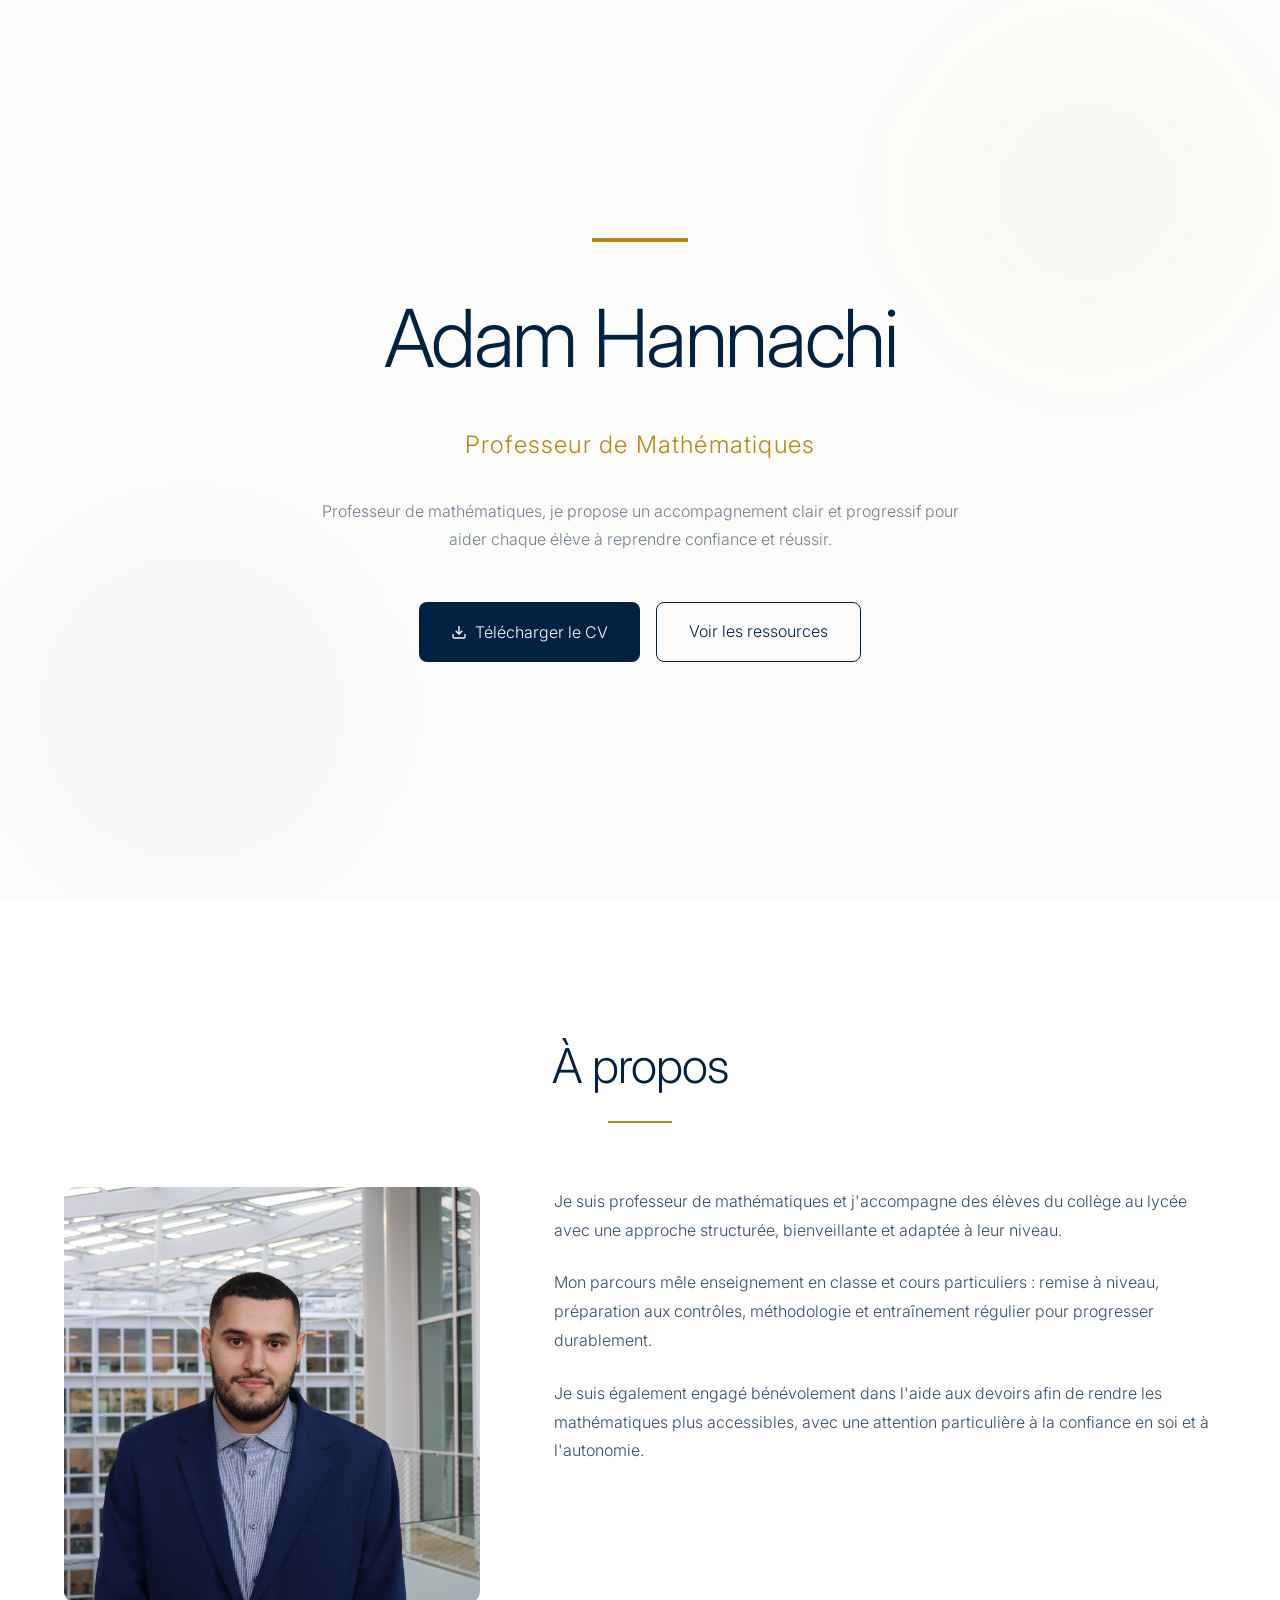
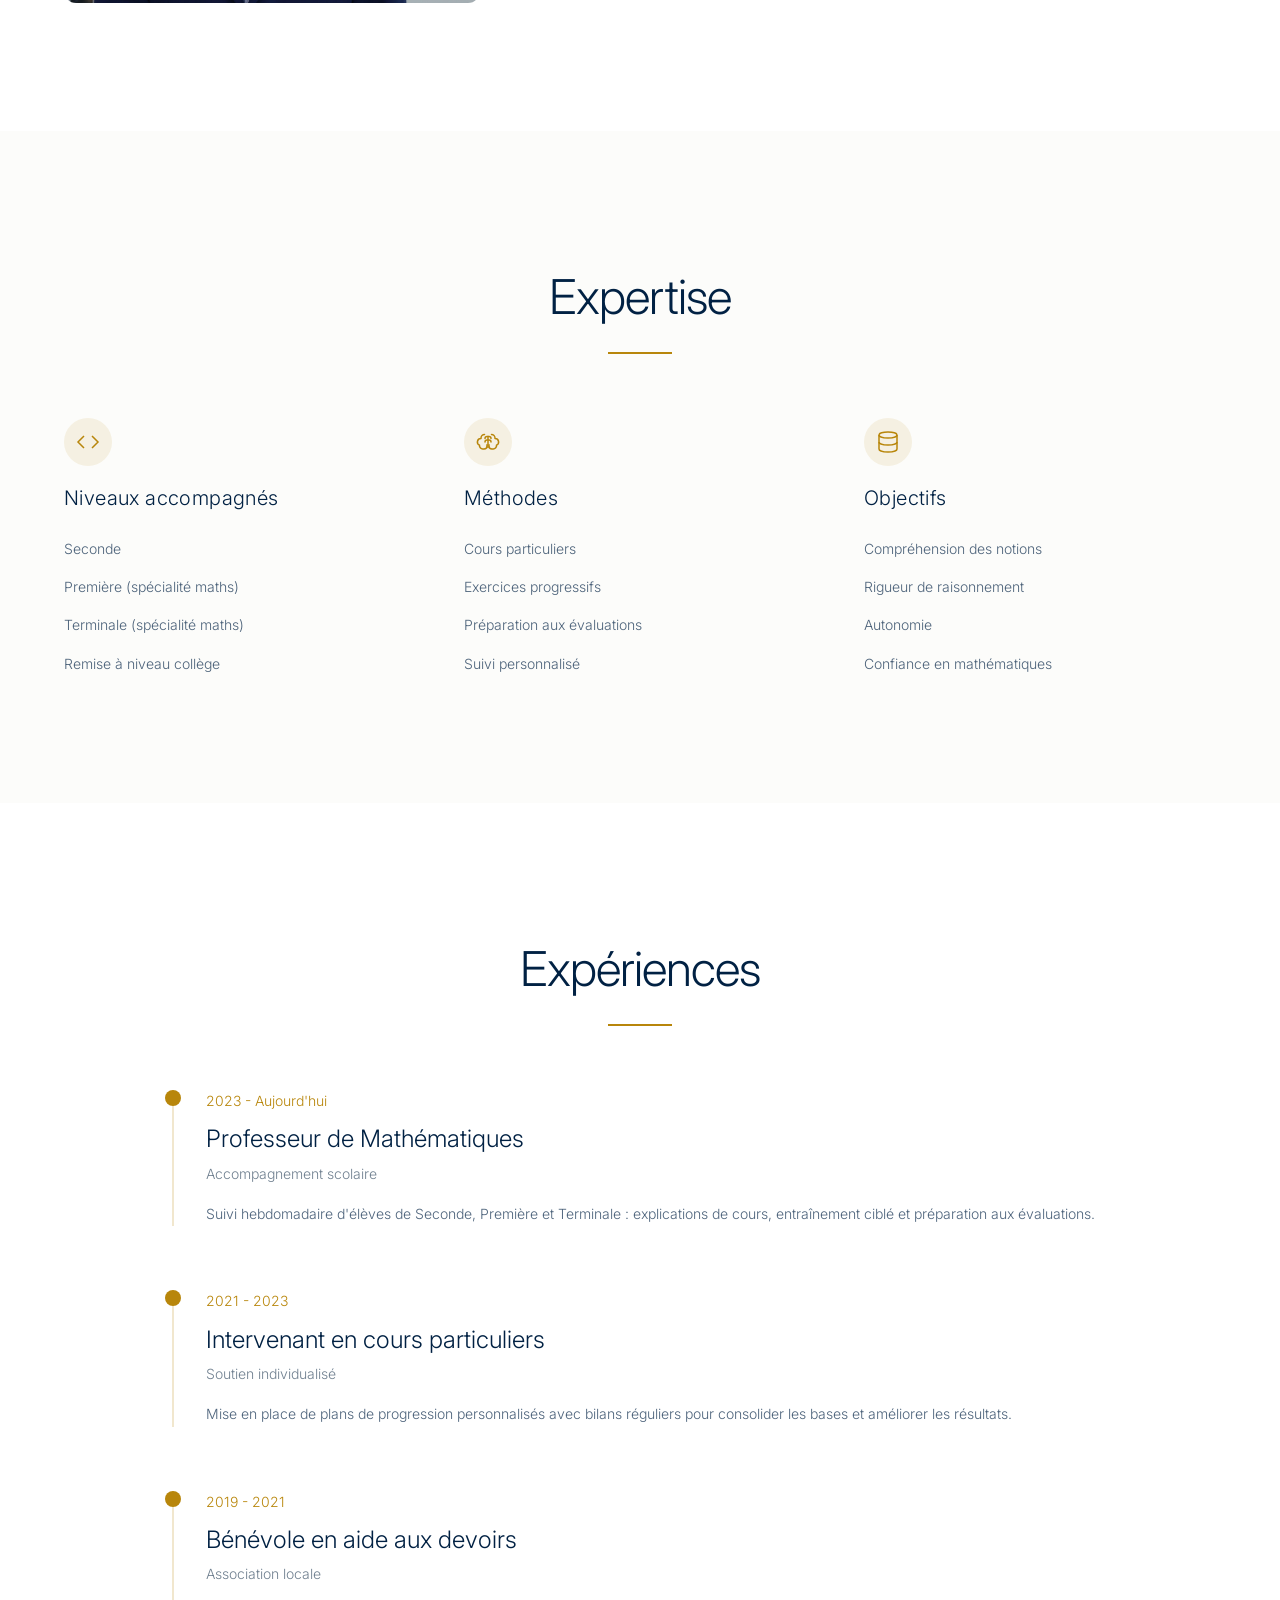
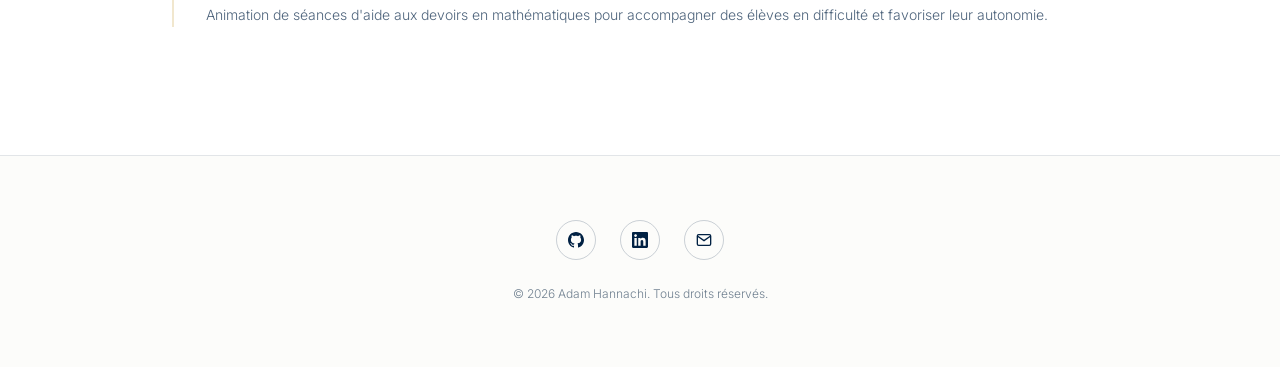
<file: index.html>
<!DOCTYPE html>
<html lang="fr">
<head>
    <meta charset="UTF-8">
    <meta name="viewport" content="width=device-width, initial-scale=1.0">
    <title>Adam Hannachi - Professeur de Mathématiques</title>
    <link rel="stylesheet" href="css/style.css">
    <link rel="preconnect" href="https://fonts.googleapis.com">
    <link rel="preconnect" href="https://fonts.gstatic.com" crossorigin>
    <link href="https://fonts.googleapis.com/css2?family=Inter:wght@300;400;500&display=swap" rel="stylesheet">
</head>
<body>
    <div id="app"></div>
    <script type="module" src="js/renderHome.js"></script>
</body>
</html>
</file>
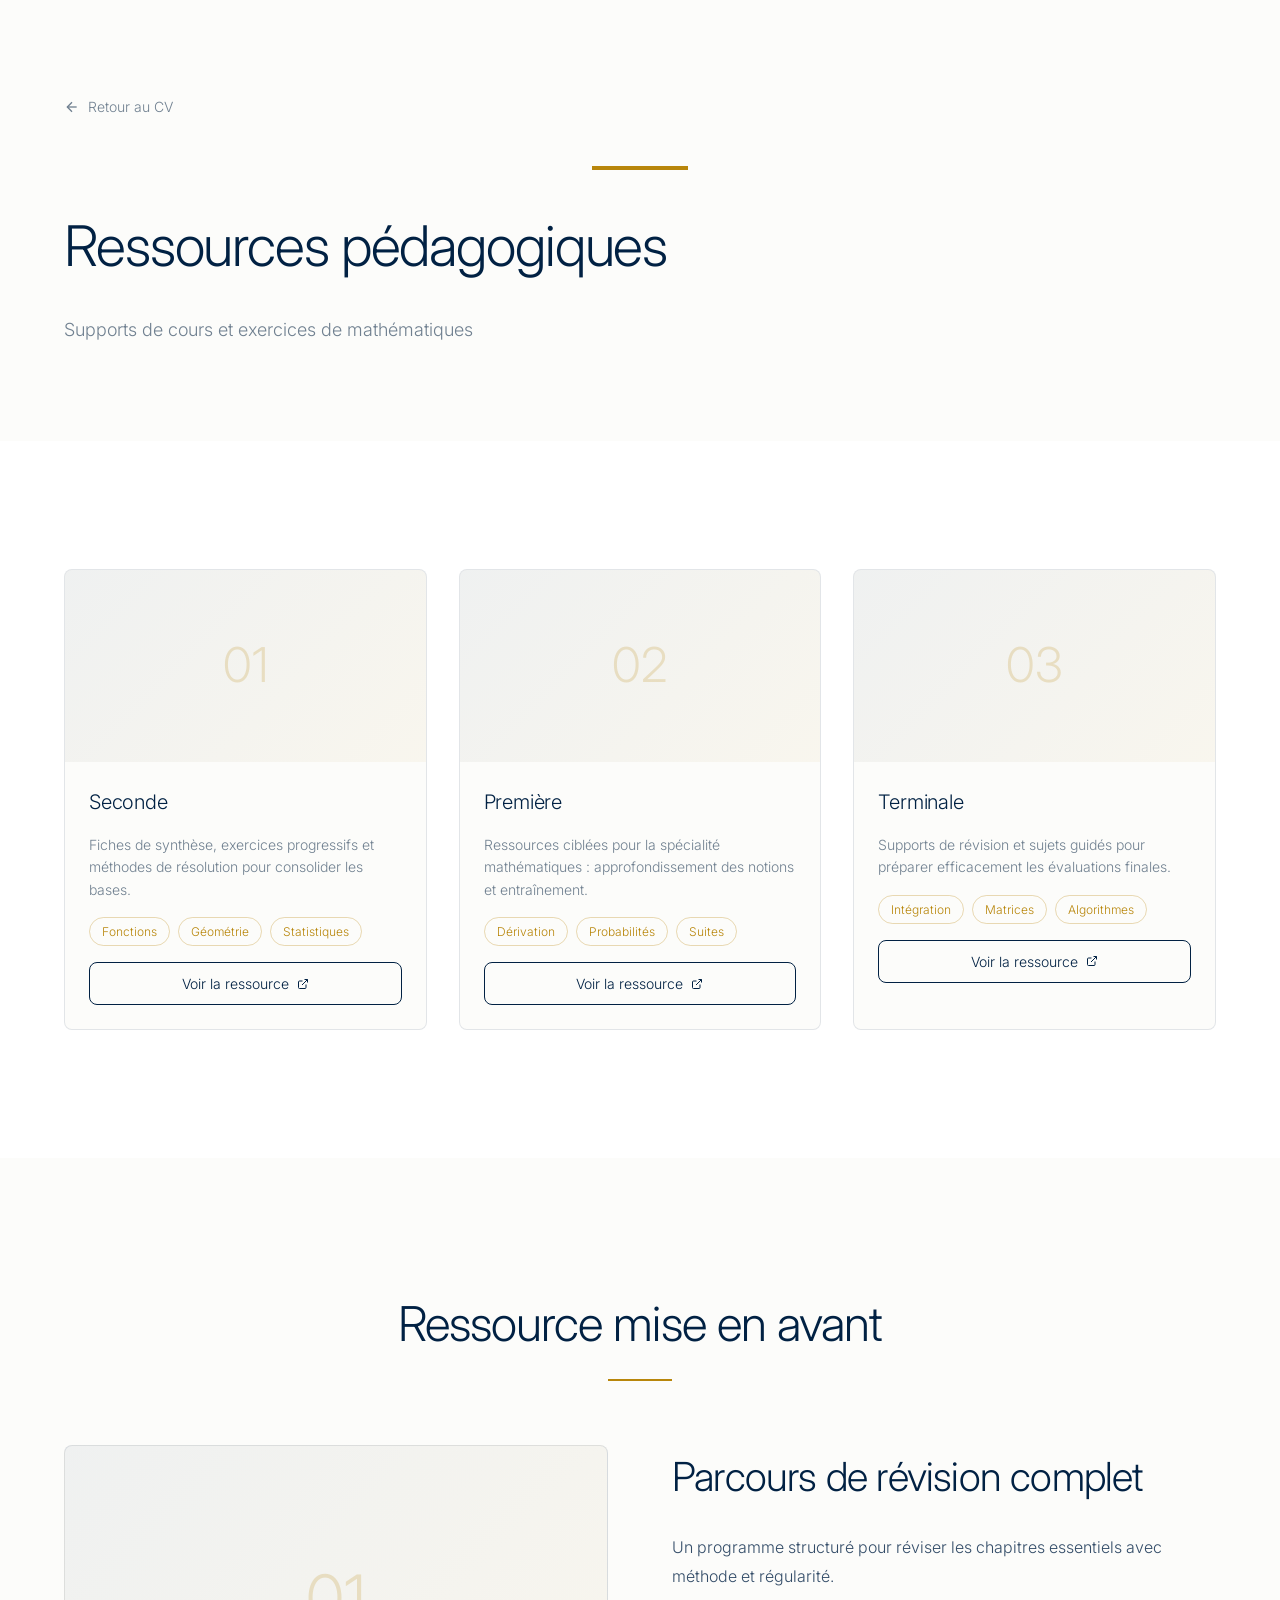
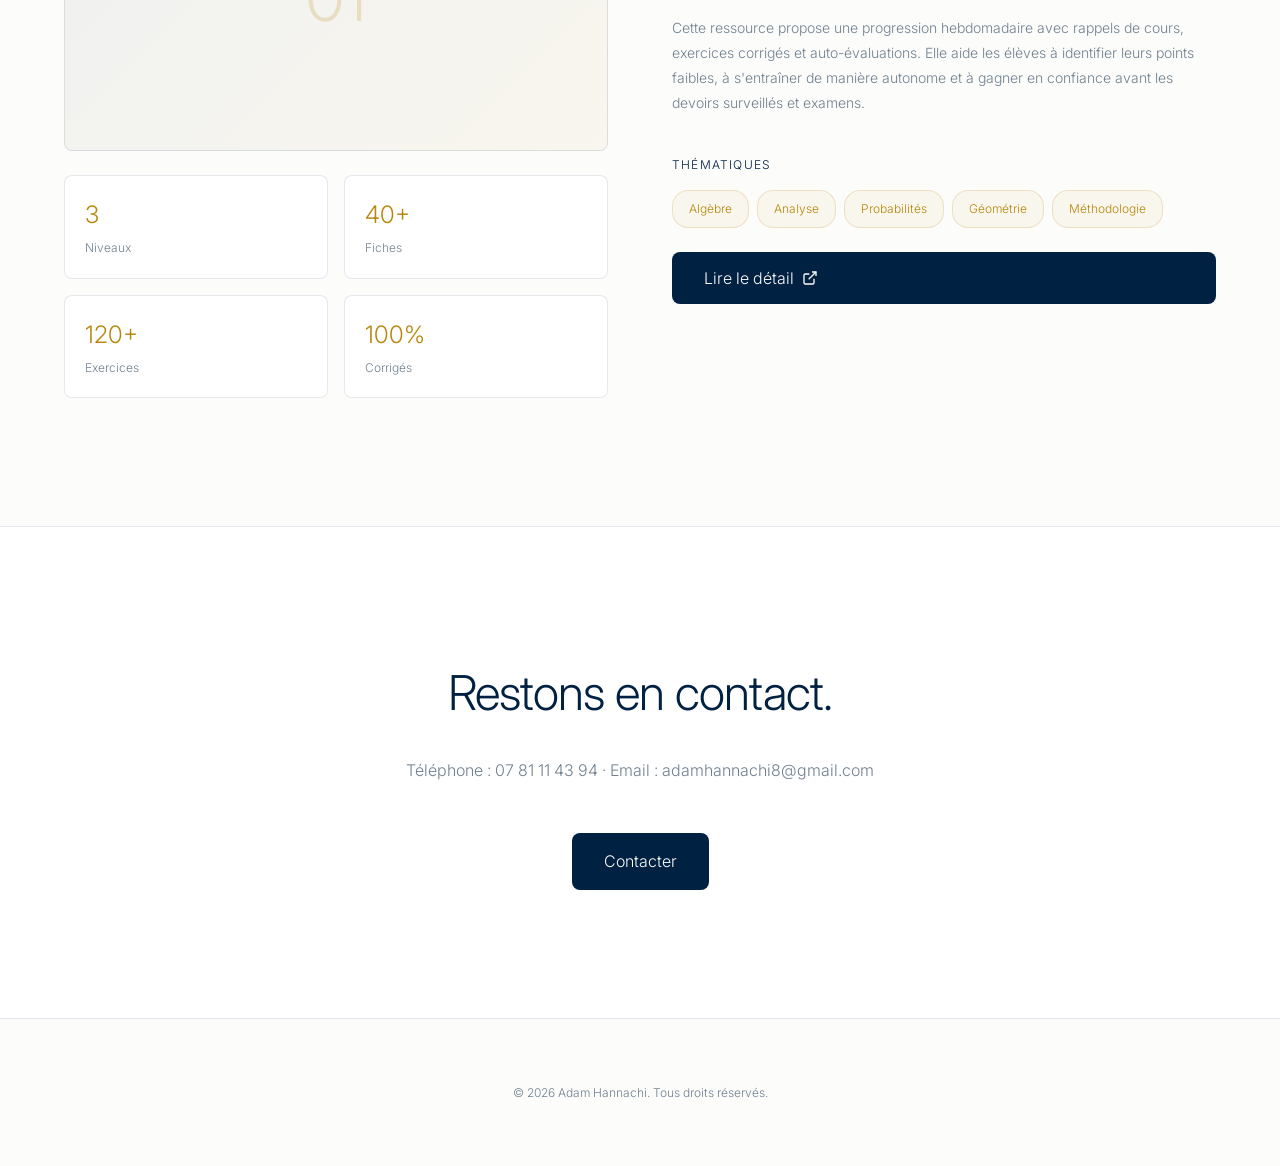
<file: portfolio.html>
<!DOCTYPE html>
<html lang="fr">
<head>
    <meta charset="UTF-8">
    <meta name="viewport" content="width=device-width, initial-scale=1.0">
    <title>Portfolio - Alexander Chen</title>
    <link rel="stylesheet" href="css/style.css">
    <link rel="preconnect" href="https://fonts.googleapis.com">
    <link rel="preconnect" href="https://fonts.gstatic.com" crossorigin>
    <link href="https://fonts.googleapis.com/css2?family=Inter:wght@300;400;500&display=swap" rel="stylesheet">
</head>
<body>
    <div id="app"></div>
    <script type="module" src="js/renderPortfolio.js"></script>
</body>
</html>
</file>
<file: css/style.css>
/* ==============================================
   RESET & BASE STYLES
   ============================================== */
* {
    margin: 0;
    padding: 0;
    box-sizing: border-box;
}

:root {
    --deep-navy: #012143;
    --soft-cream: #FCFCFA;
    --slate-grey: #708090;
    --accent-gold: #B8860B;
}

html {
    scroll-behavior: smooth;
}

body {
    font-family: 'Inter', -apple-system, BlinkMacSystemFont, 'Segoe UI', sans-serif;
    font-weight: 300;
    line-height: 1.6;
    color: var(--deep-navy);
    background-color: var(--soft-cream);
}

/* ==============================================
   LAYOUT
   ============================================== */
.container {
    max-width: 1200px;
    margin: 0 auto;
    padding: 0 1.5rem;
}

.container-small {
    max-width: 1000px;
    margin: 0 auto;
    padding: 0 1.5rem;
}

.section {
    padding: 8rem 0;
}

.section-white {
    background-color: #ffffff;
}

.section-cream {
    background-color: var(--soft-cream);
}

/* ==============================================
   TYPOGRAPHY
   ============================================== */
.section-header {
    text-align: center;
    margin-bottom: 4rem;
}

.section-title {
    font-size: 3rem;
    font-weight: 300;
    color: var(--deep-navy);
    letter-spacing: -0.02em;
    margin-bottom: 1rem;
}

.section-line {
    width: 4rem;
    height: 2px;
    background-color: var(--accent-gold);
    margin: 0 auto;
}

/* ==============================================
   HERO SECTION
   ============================================== */
.hero {
    position: relative;
    min-height: 100vh;
    display: flex;
    align-items: center;
    justify-content: center;
    background-color: var(--soft-cream);
    overflow: hidden;
}

.hero-bg-accent {
    position: absolute;
    top: 0;
    right: 0;
    width: 24rem;
    height: 24rem;
    background: radial-gradient(circle, rgba(184, 134, 11, 0.05) 0%, transparent 70%);
    border-radius: 50%;
    filter: blur(60px);
}

.hero-bg-accent-2 {
    position: absolute;
    bottom: 0;
    left: 0;
    width: 24rem;
    height: 24rem;
    background: radial-gradient(circle, rgba(1, 33, 67, 0.05) 0%, transparent 70%);
    border-radius: 50%;
    filter: blur(60px);
}

.hero-content {
    position: relative;
    z-index: 10;
    text-align: center;
    padding: 5rem 0;
}

.hero-line {
    width: 6rem;
    height: 4px;
    background-color: var(--accent-gold);
    margin: 0 auto 2rem;
}

.hero-title {
    font-size: 5rem;
    font-weight: 300;
    color: var(--deep-navy);
    letter-spacing: -0.03em;
    margin-bottom: 1.5rem;
}

.hero-subtitle {
    font-size: 1.5rem;
    font-weight: 300;
    color: var(--accent-gold);
    letter-spacing: 0.05em;
    margin-bottom: 2rem;
}

.hero-description {
    font-size: 1rem;
    font-weight: 300;
    color: var(--slate-grey);
    max-width: 42rem;
    margin: 0 auto 3rem;
    line-height: 1.8;
}

.hero-buttons {
    display: flex;
    gap: 1rem;
    justify-content: center;
    flex-wrap: wrap;
}

/* ==============================================
   BUTTONS
   ============================================== */
.btn {
    display: inline-flex;
    align-items: center;
    gap: 0.5rem;
    padding: 1rem 2rem;
    font-size: 1rem;
    font-weight: 300;
    text-decoration: none;
    border-radius: 0.5rem;
    transition: all 0.3s ease;
    cursor: pointer;
    border: none;
    font-family: inherit;
}

.btn-primary {
    background-color: var(--deep-navy);
    color: var(--soft-cream);
}

.btn-primary:hover {
    background-color: rgba(1, 33, 67, 0.9);
}

.btn-outline {
    background-color: transparent;
    color: var(--deep-navy);
    border: 1px solid var(--deep-navy);
}

.btn-outline:hover {
    background-color: var(--deep-navy);
    color: var(--soft-cream);
}

.btn-project {
    width: 100%;
    padding: 0.75rem 1.5rem;
    background-color: transparent;
    color: var(--deep-navy);
    border: 1px solid var(--deep-navy);
    border-radius: 0.5rem;
    font-size: 0.875rem;
    font-weight: 300;
    display: flex;
    align-items: center;
    justify-content: center;
    gap: 0.5rem;
    cursor: pointer;
    transition: all 0.3s ease;
    font-family: inherit;
}

.btn-project:hover {
    background-color: var(--deep-navy);
    color: var(--soft-cream);
}

.icon {
    width: 1rem;
    height: 1rem;
}

.icon-small {
    width: 1rem;
    height: 1rem;
}

.icon-tiny {
    width: 0.75rem;
    height: 0.75rem;
}

/* ==============================================
   ABOUT SECTION
   ============================================== */
.about-grid {
    display: grid;
    grid-template-columns: 2fr 3fr;
    gap: 3rem;
    align-items: start;
}

.image-placeholder {
    width: 100%;
    aspect-ratio: 1;
    background: linear-gradient(135deg, rgba(1, 33, 67, 0.05), rgba(184, 134, 11, 0.05));
    border-radius: 0.5rem;
    display: flex;
    align-items: center;
    justify-content: center;
}

.image-icon {
    width: 8rem;
    height: 8rem;
    background-color: rgba(1, 33, 67, 0.1);
    border-radius: 50%;
    display: flex;
    align-items: center;
    justify-content: center;
}

.image-icon svg {
    width: 4rem;
    height: 4rem;
    color: rgba(184, 134, 11, 0.4);
}

.profile-img {
    width: 100%;
    max-width: 26rem;
    aspect-ratio: 1;
    border-radius: 0.75rem;
    object-fit: cover;
    display: block;
}

.about-content {
    display: flex;
    flex-direction: column;
    gap: 1.5rem;
}

.about-text {
    font-size: 1rem;
    font-weight: 300;
    color: rgba(1, 33, 67, 0.8);
    line-height: 1.8;
}

/* ==============================================
   SKILLS SECTION
   ============================================== */
.skills-grid {
    display: grid;
    grid-template-columns: repeat(3, 1fr);
    gap: 3rem;
}

.skill-card {
    display: flex;
    flex-direction: column;
}

.skill-icon {
    width: 3rem;
    height: 3rem;
    background-color: rgba(184, 134, 11, 0.1);
    border-radius: 50%;
    display: flex;
    align-items: center;
    justify-content: center;
    margin-bottom: 1rem;
}

.skill-icon svg {
    width: 1.5rem;
    height: 1.5rem;
    color: var(--accent-gold);
}

.skill-title {
    font-size: 1.25rem;
    font-weight: 300;
    color: var(--deep-navy);
    letter-spacing: 0.02em;
    margin-bottom: 1.5rem;
}

.skill-list {
    list-style: none;
    display: flex;
    flex-direction: column;
    gap: 1rem;
}

.skill-list li {
    font-size: 0.875rem;
    font-weight: 300;
    color: rgba(1, 33, 67, 0.7);
}

/* ==============================================
   EXPERIENCE TIMELINE
   ============================================== */
.timeline {
    display: flex;
    flex-direction: column;
    gap: 4rem;
}

.timeline-item {
    position: relative;
    border-left: 2px solid rgba(184, 134, 11, 0.2);
    padding-left: 2rem;
    margin-left: 0.5rem;
}

.timeline-dot {
    position: absolute;
    left: -9px;
    top: 0;
    width: 1rem;
    height: 1rem;
    background-color: var(--accent-gold);
    border-radius: 50%;
}

.timeline-date {
    font-size: 0.875rem;
    font-weight: 300;
    color: var(--accent-gold);
    margin-bottom: 0.5rem;
}

.timeline-title {
    font-size: 1.5rem;
    font-weight: 300;
    color: var(--deep-navy);
    margin-bottom: 0.25rem;
}

.timeline-company {
    font-size: 0.875rem;
    font-weight: 300;
    color: var(--slate-grey);
    margin-bottom: 1rem;
}

.timeline-description {
    font-size: 0.875rem;
    font-weight: 300;
    color: rgba(1, 33, 67, 0.7);
    line-height: 1.8;
}

/* ==============================================
   PORTFOLIO PAGE
   ============================================== */
.portfolio-hero {
    padding: 6rem 0;
    background-color: var(--soft-cream);
}

.back-link {
    display: inline-flex;
    align-items: center;
    gap: 0.5rem;
    color: var(--slate-grey);
    text-decoration: none;
    font-size: 0.875rem;
    font-weight: 300;
    margin-bottom: 3rem;
    transition: color 0.3s ease;
}

.back-link:hover {
    color: var(--deep-navy);
}

.portfolio-title {
    font-size: 3.5rem;
    font-weight: 300;
    color: var(--deep-navy);
    letter-spacing: -0.02em;
    margin-bottom: 1.5rem;
}

.portfolio-subtitle {
    font-size: 1.125rem;
    font-weight: 300;
    color: var(--slate-grey);
}

/* ==============================================
   PROJECTS GRID
   ============================================== */
.projects-grid {
    display: grid;
    grid-template-columns: repeat(3, 1fr);
    gap: 2rem;
}

.project-card {
    background-color: var(--soft-cream);
    border: 1px solid rgba(1, 33, 67, 0.1);
    border-radius: 0.5rem;
    overflow: hidden;
    transition: all 0.3s ease;
}

.project-card:hover {
    border-color: var(--accent-gold);
}

.project-image {
    width: 100%;
    height: 12rem;
    overflow: hidden;
}

.project-img {
    width: 100%;
    height: 100%;
    object-fit: cover;
    display: block;
}

.project-placeholder {
    width: 100%;
    height: 100%;
    background: linear-gradient(135deg, rgba(1, 33, 67, 0.05), rgba(184, 134, 11, 0.05));
    display: flex;
    align-items: center;
    justify-content: center;
}

.project-number {
    font-size: 3rem;
    font-weight: 300;
    color: rgba(184, 134, 11, 0.2);
}

.project-content {
    padding: 1.5rem;
    display: flex;
    flex-direction: column;
    gap: 1rem;
}

.project-title {
    font-size: 1.25rem;
    font-weight: 300;
    color: var(--deep-navy);
    letter-spacing: -0.01em;
}

.project-description {
    font-size: 0.875rem;
    font-weight: 300;
    color: var(--slate-grey);
    line-height: 1.6;
}

.project-tags {
    display: flex;
    flex-wrap: wrap;
    gap: 0.5rem;
}

.tag {
    padding: 0.25rem 0.75rem;
    font-size: 0.75rem;
    font-weight: 300;
    color: var(--accent-gold);
    border: 1px solid rgba(184, 134, 11, 0.3);
    border-radius: 1rem;
}

/* ==============================================
   FEATURED PROJECT
   ============================================== */
.featured-grid {
    display: grid;
    grid-template-columns: 1fr 1fr;
    gap: 4rem;
    align-items: start;
}

.featured-left {
    display: flex;
    flex-direction: column;
    gap: 1.5rem;
}

.featured-image {
    width: 100%;
    aspect-ratio: 16/9;
    background: linear-gradient(135deg, rgba(1, 33, 67, 0.05), rgba(184, 134, 11, 0.05));
    border: 1px solid rgba(1, 33, 67, 0.1);
    border-radius: 0.5rem;
    display: flex;
    align-items: center;
    justify-content: center;
}

.featured-number {
    font-size: 4rem;
    font-weight: 300;
    color: rgba(184, 134, 11, 0.2);
}

.metrics-grid {
    display: grid;
    grid-template-columns: repeat(2, 1fr);
    gap: 1rem;
}

.metric-card {
    background-color: #ffffff;
    border: 1px solid rgba(1, 33, 67, 0.1);
    border-radius: 0.5rem;
    padding: 1.25rem;
}

.metric-value {
    font-size: 1.5rem;
    font-weight: 300;
    color: var(--accent-gold);
    margin-bottom: 0.25rem;
}

.metric-label {
    font-size: 0.75rem;
    font-weight: 300;
    color: var(--slate-grey);
}

.featured-right {
    display: flex;
    flex-direction: column;
    gap: 1.5rem;
}

.featured-title {
    font-size: 2.5rem;
    font-weight: 300;
    color: var(--deep-navy);
    letter-spacing: -0.02em;
}

.featured-description {
    font-size: 1rem;
    font-weight: 300;
    color: rgba(1, 33, 67, 0.8);
    line-height: 1.8;
}

.featured-description-long {
    font-size: 0.875rem;
    font-weight: 300;
    color: var(--slate-grey);
    line-height: 1.8;
}

.tech-stack {
    display: flex;
    flex-direction: column;
    gap: 1rem;
    padding-top: 1rem;
}

.tech-stack-label {
    font-size: 0.75rem;
    font-weight: 300;
    color: var(--deep-navy);
    text-transform: uppercase;
    letter-spacing: 0.1em;
}

.tech-tags {
    display: flex;
    flex-wrap: wrap;
    gap: 0.5rem;
}

.tech-tag {
    padding: 0.5rem 1rem;
    font-size: 0.75rem;
    font-weight: 300;
    color: var(--accent-gold);
    background-color: rgba(184, 134, 11, 0.05);
    border: 1px solid rgba(184, 134, 11, 0.2);
    border-radius: 1rem;
}

/* ==============================================
   CTA SECTION
   ============================================== */
.cta-section {
    text-align: center;
    border-top: 1px solid rgba(1, 33, 67, 0.1);
}

.cta-title {
    font-size: 3rem;
    font-weight: 300;
    color: var(--deep-navy);
    letter-spacing: -0.02em;
    margin-bottom: 1.5rem;
}

.cta-description {
    font-size: 1rem;
    font-weight: 300;
    color: var(--slate-grey);
    max-width: 42rem;
    margin: 0 auto 3rem;
    line-height: 1.8;
}

/* ==============================================
   FOOTER
   ============================================== */
.footer {
    padding: 4rem 0;
    background-color: var(--soft-cream);
    border-top: 1px solid rgba(1, 33, 67, 0.1);
}

.footer-content {
    display: flex;
    flex-direction: column;
    align-items: center;
    gap: 1.5rem;
}

.social-links {
    display: flex;
    gap: 1.5rem;
}

.social-link {
    width: 2.5rem;
    height: 2.5rem;
    display: flex;
    align-items: center;
    justify-content: center;
    border: 1px solid rgba(1, 33, 67, 0.2);
    border-radius: 50%;
    color: var(--deep-navy);
    transition: all 0.3s ease;
}

.social-link:hover {
    background-color: var(--deep-navy);
    color: var(--soft-cream);
    border-color: var(--deep-navy);
}

.social-link svg {
    width: 1rem;
    height: 1rem;
}

.footer-text {
    font-size: 0.75rem;
    font-weight: 300;
    color: var(--slate-grey);
}

/* ==============================================
   RESPONSIVE DESIGN
   ============================================== */
@media (max-width: 1024px) {
    .hero-title {
        font-size: 4rem;
    }
    
    .section-title {
        font-size: 2.5rem;
    }
    
    .skills-grid {
        grid-template-columns: repeat(2, 1fr);
    }
    
    .projects-grid {
        grid-template-columns: repeat(2, 1fr);
    }
    
    .featured-grid {
        grid-template-columns: 1fr;
    }
}

@media (max-width: 768px) {
    .section {
        padding: 5rem 0;
    }
    
    .hero-title {
        font-size: 3rem;
    }
    
    .hero-subtitle {
        font-size: 1.25rem;
    }
    
    .section-title {
        font-size: 2rem;
    }
    
    .about-grid {
        grid-template-columns: 1fr;
    }
    
    .skills-grid {
        grid-template-columns: 1fr;
        gap: 2rem;
    }
    
    .projects-grid {
        grid-template-columns: 1fr;
    }
    
    .portfolio-title {
        font-size: 2.5rem;
    }
    
    .featured-title {
        font-size: 2rem;
    }
    
    .cta-title {
        font-size: 2rem;
    }
    
    .hero-buttons {
        flex-direction: column;
    }
    
    .btn {
        width: 100%;
        justify-content: center;
    }
}

@media (max-width: 480px) {
    .hero-title {
        font-size: 2.5rem;
    }
    
    .section-title {
        font-size: 1.75rem;
    }
    
    .metrics-grid {
        grid-template-columns: 1fr;
    }
}
</file>
